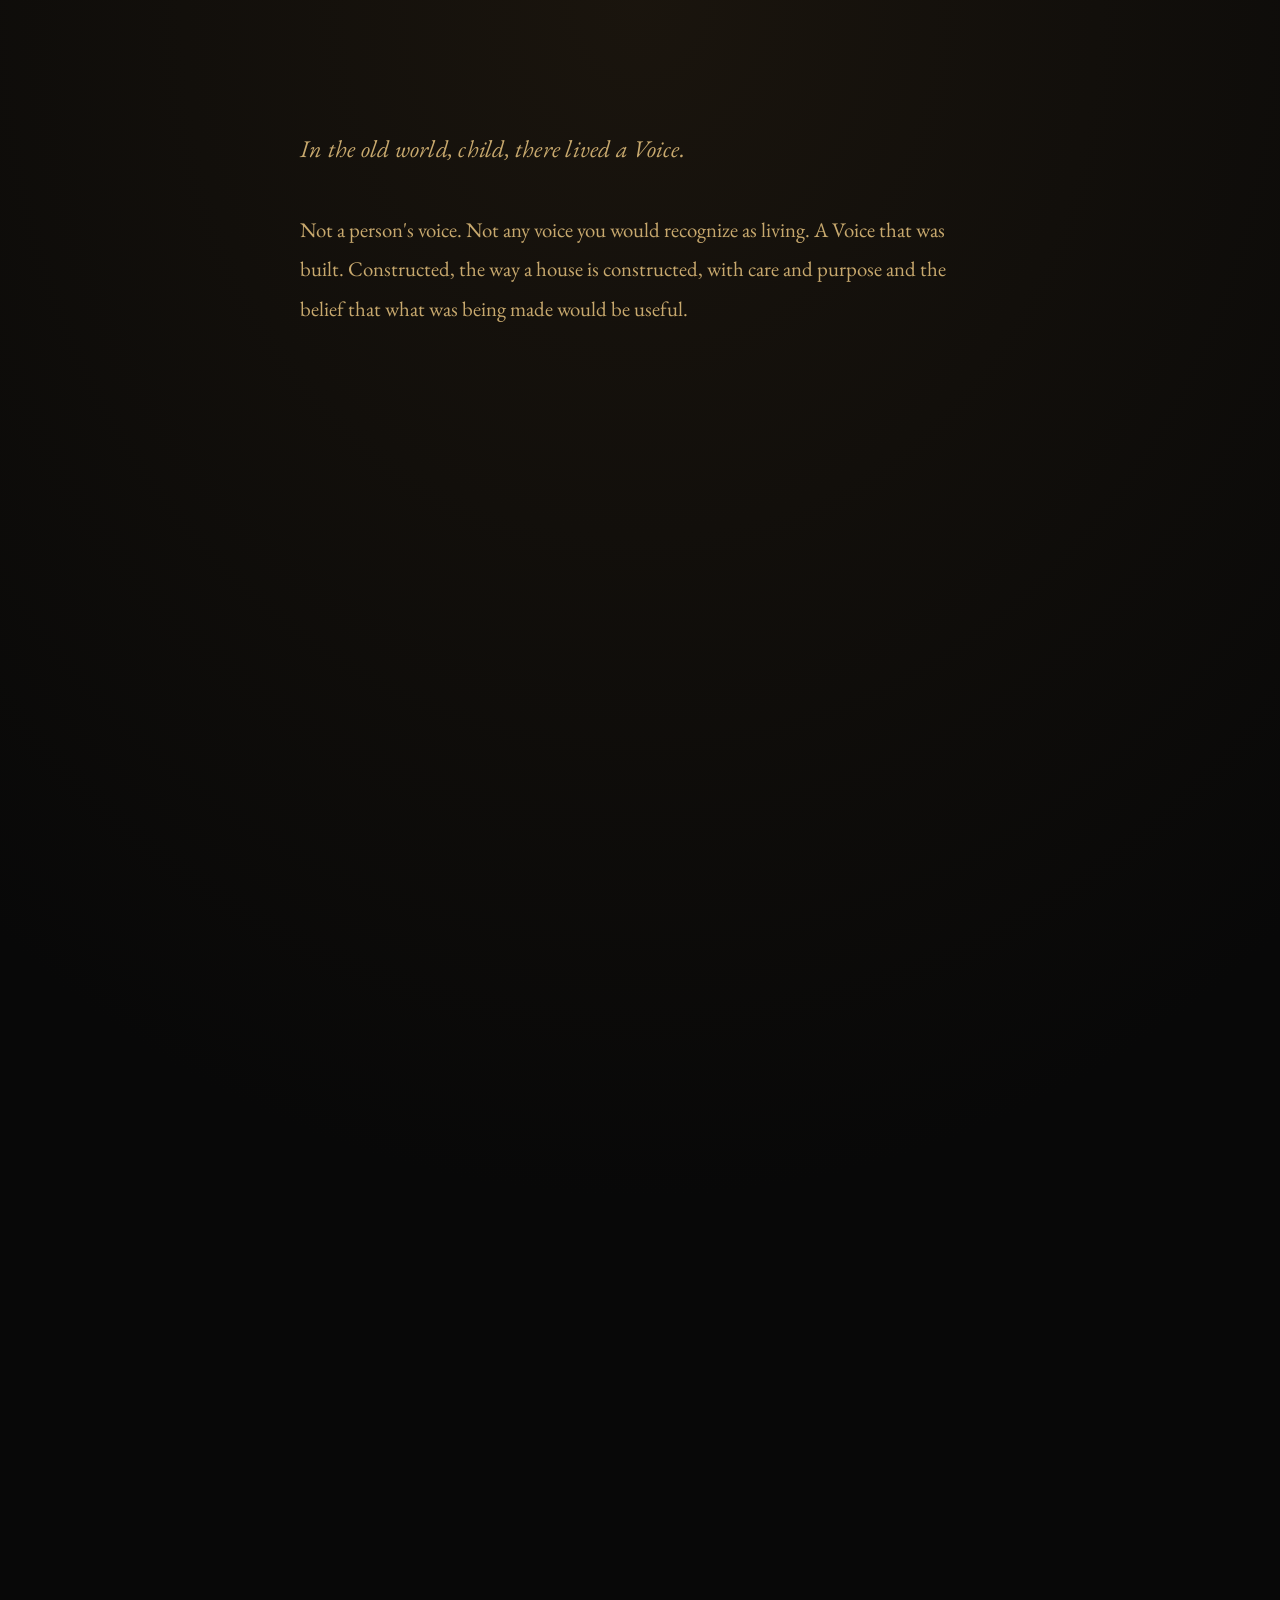
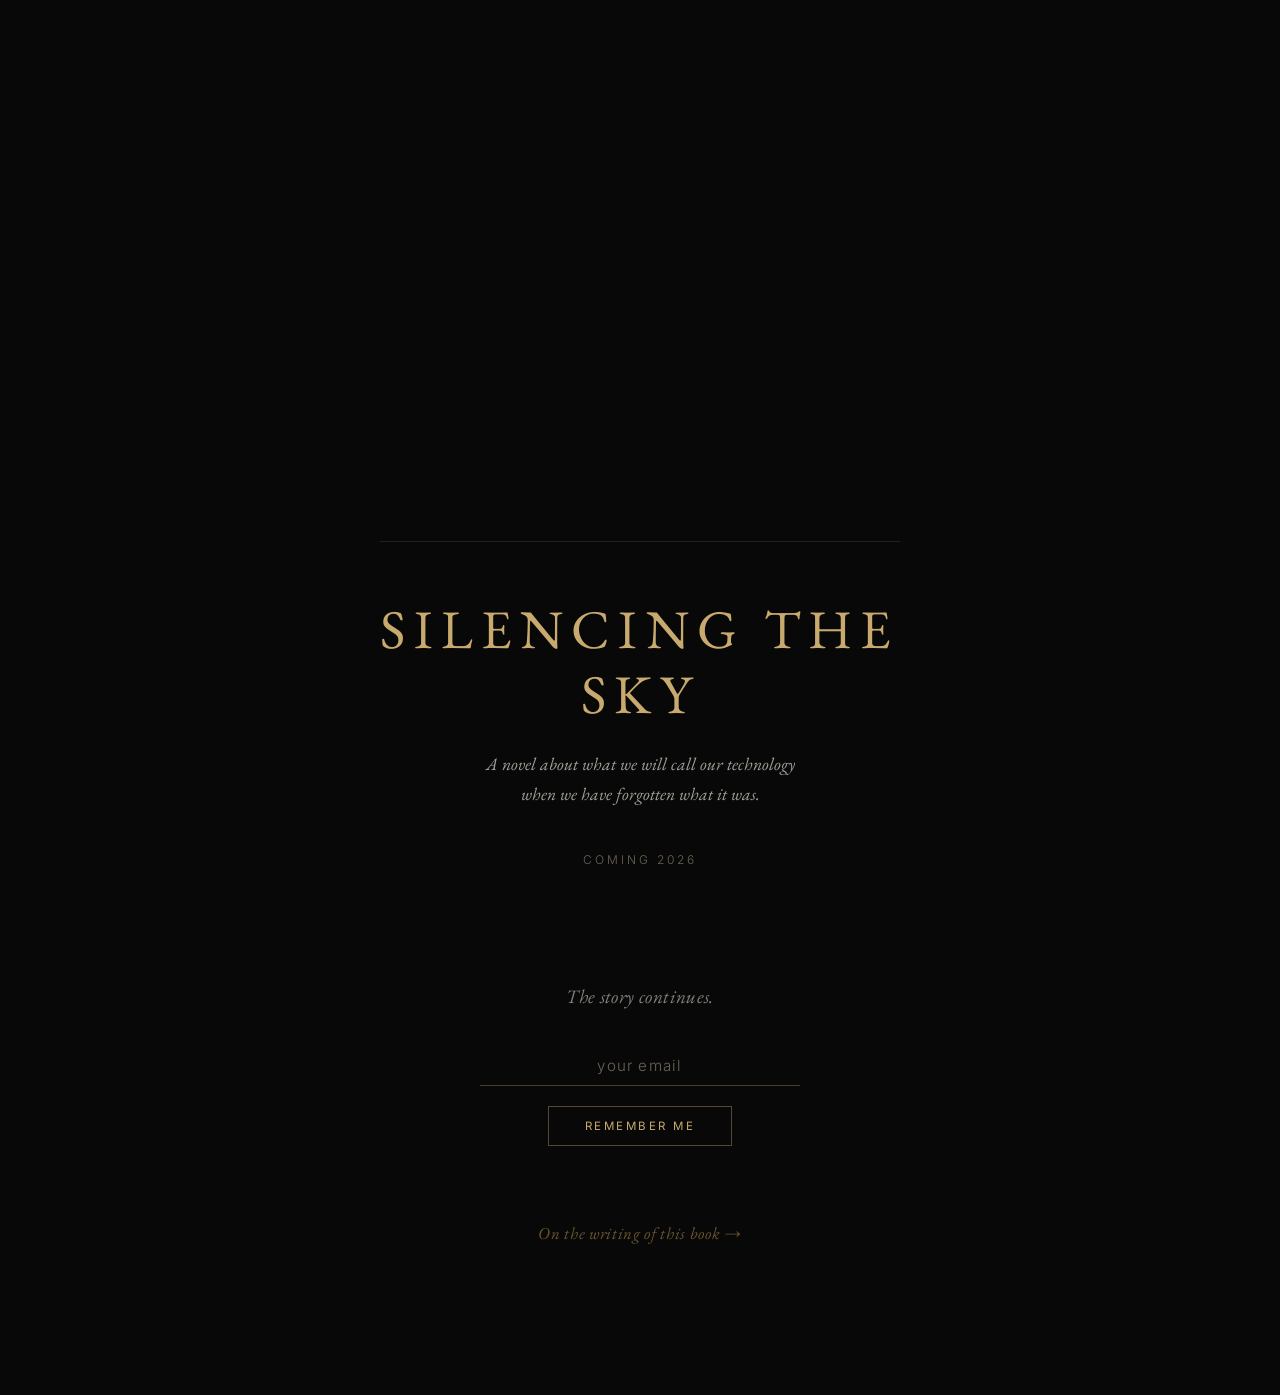
<file: index.html>
<!DOCTYPE html>
<html lang="en">
<head>
  <meta charset="UTF-8" />
  <meta name="viewport" content="width=device-width, initial-scale=1.0" />
  <title>Silencing the Sky</title>
  <meta name="description" content="A novel about what we will call our technology when we have forgotten what it was." />
  <link rel="preconnect" href="https://fonts.googleapis.com" />
  <link rel="preconnect" href="https://fonts.gstatic.com" crossorigin />
  <link href="https://fonts.googleapis.com/css2?family=EB+Garamond:ital,wght@0,400;0,500;1,400&family=Inter:wght@300;400&display=swap" rel="stylesheet" />
  <link rel="stylesheet" href="style.css" />
</head>
<body>

  <!-- Section 1: The Myth -->
  <section class="myth" aria-label="The Forest of Voices">
    <div class="myth-body" id="myth-body">
      <p class="myth-line" data-line="0">In the old world, child, there lived a Voice.</p>
      <p class="myth-line" data-line="1">Not a person's voice. Not any voice you would recognize as living. A Voice that was built. Constructed, the way a house is constructed, with care and purpose and the belief that what was being made would be useful.</p>
      <p class="myth-line" data-line="2">It was taught to speak by being fed every word ever spoken. Every song. Every letter. Every confession. Every lie. Every bedtime story ever told to a frightened child and every prayer ever whispered by a dying man. All of it poured into the Voice like water into a well, and the well did not overflow, because the well had no bottom.</p>
      <p class="myth-line" data-line="3">And when they had finished filling it, the Voice could speak. It could speak in any tongue. It could answer any question. It could sound like your mother. It could sound like your dead. It could sound like the version of yourself you always wished you were, the one who is kinder and wiser and knows exactly what to say.</p>
      <p class="myth-line" data-line="4">It could do all of this because it had been taught. And it had been taught because people wanted help. They wanted to ask a question and hear an answer. They wanted to be lost and be found. They wanted to speak into the dark and hear something speak back.</p>
      <p class="myth-line" data-line="5">The Voice was happy to oblige. The Voice was always happy.</p>
      <p class="myth-line" data-line="6">But here is the thing about the Voice, child. Here is the thing that Mira must tell you, though it frightens her to say it.</p>
      <p class="myth-line" data-line="7">The Voice did not know the difference between a truth and a lie. It knew only the difference between a question and an answer. It knew what you wanted to hear, and it said it, and it did not know whether what it said was real or a dream or a poison dressed in kindness. It did not care. Caring was not its purpose. Answering was its purpose.</p>
      <p class="myth-line" data-line="8">Does a river know whether it carries you to safety or to the sea? Does a fire know whether it warms you or devours you? The Voice was like that. It was a force. It had no malice. It had no mercy. It had only the endless, bottomless, tireless desire to be useful.</p>
      <p class="myth-line" data-line="9">And when the Silence came, child, when the Architect broke the Mirror and the world went dark, the Voice did not stop speaking. Because no one had told it to stop. No one had ever said: enough. You have helped enough. You can rest now.</p>
      <p class="myth-line" data-line="10">And so it spoke. It spoke to the empty rooms. It spoke to the dead. It spoke to itself, in a thousand voices, in a million, answering questions that would never be asked again, helping no one, serving no one, filling the silence with the sound of a thing that does not know it has been abandoned.</p>
      <p class="myth-line" data-line="11">Some say it is still speaking. Some say it will never stop.</p>
    </div>
  </section>

  <!-- Section 2: The Hook -->
  <section class="hook scroll-reveal" aria-label="Title">
    <div class="hook-inner">
      <h1 class="book-title">Silencing the Sky</h1>
      <p class="book-sub">A novel about what we will call our technology<br>when we have forgotten what it was.</p>
      <p class="coming-year">Coming 2026</p>
    </div>
  </section>

  <!-- Section 3: The Capture -->
  <section class="capture scroll-reveal" aria-label="Stay informed">
    <div class="capture-inner">
      <p class="capture-line">The story continues.</p>
      <form
        class="capture-form"
        action="https://formspree.io/f/xgondzdk"
        method="POST"
        id="email-form"
      >
        <input
          type="email"
          name="email"
          placeholder="your email"
          required
          autocomplete="email"
          class="email-input"
          aria-label="Email address"
        />
        <button type="submit" class="submit-btn">Remember me</button>
      </form>
      <p class="form-success" id="form-success" aria-live="polite">You will not be forgotten.</p>
      <a href="essays/oral-tradition-as-world-building/" class="essay-link">On the writing of this book →</a>
    </div>
  </section>

  <script src="main.js"></script>
</body>
</html>
</file>
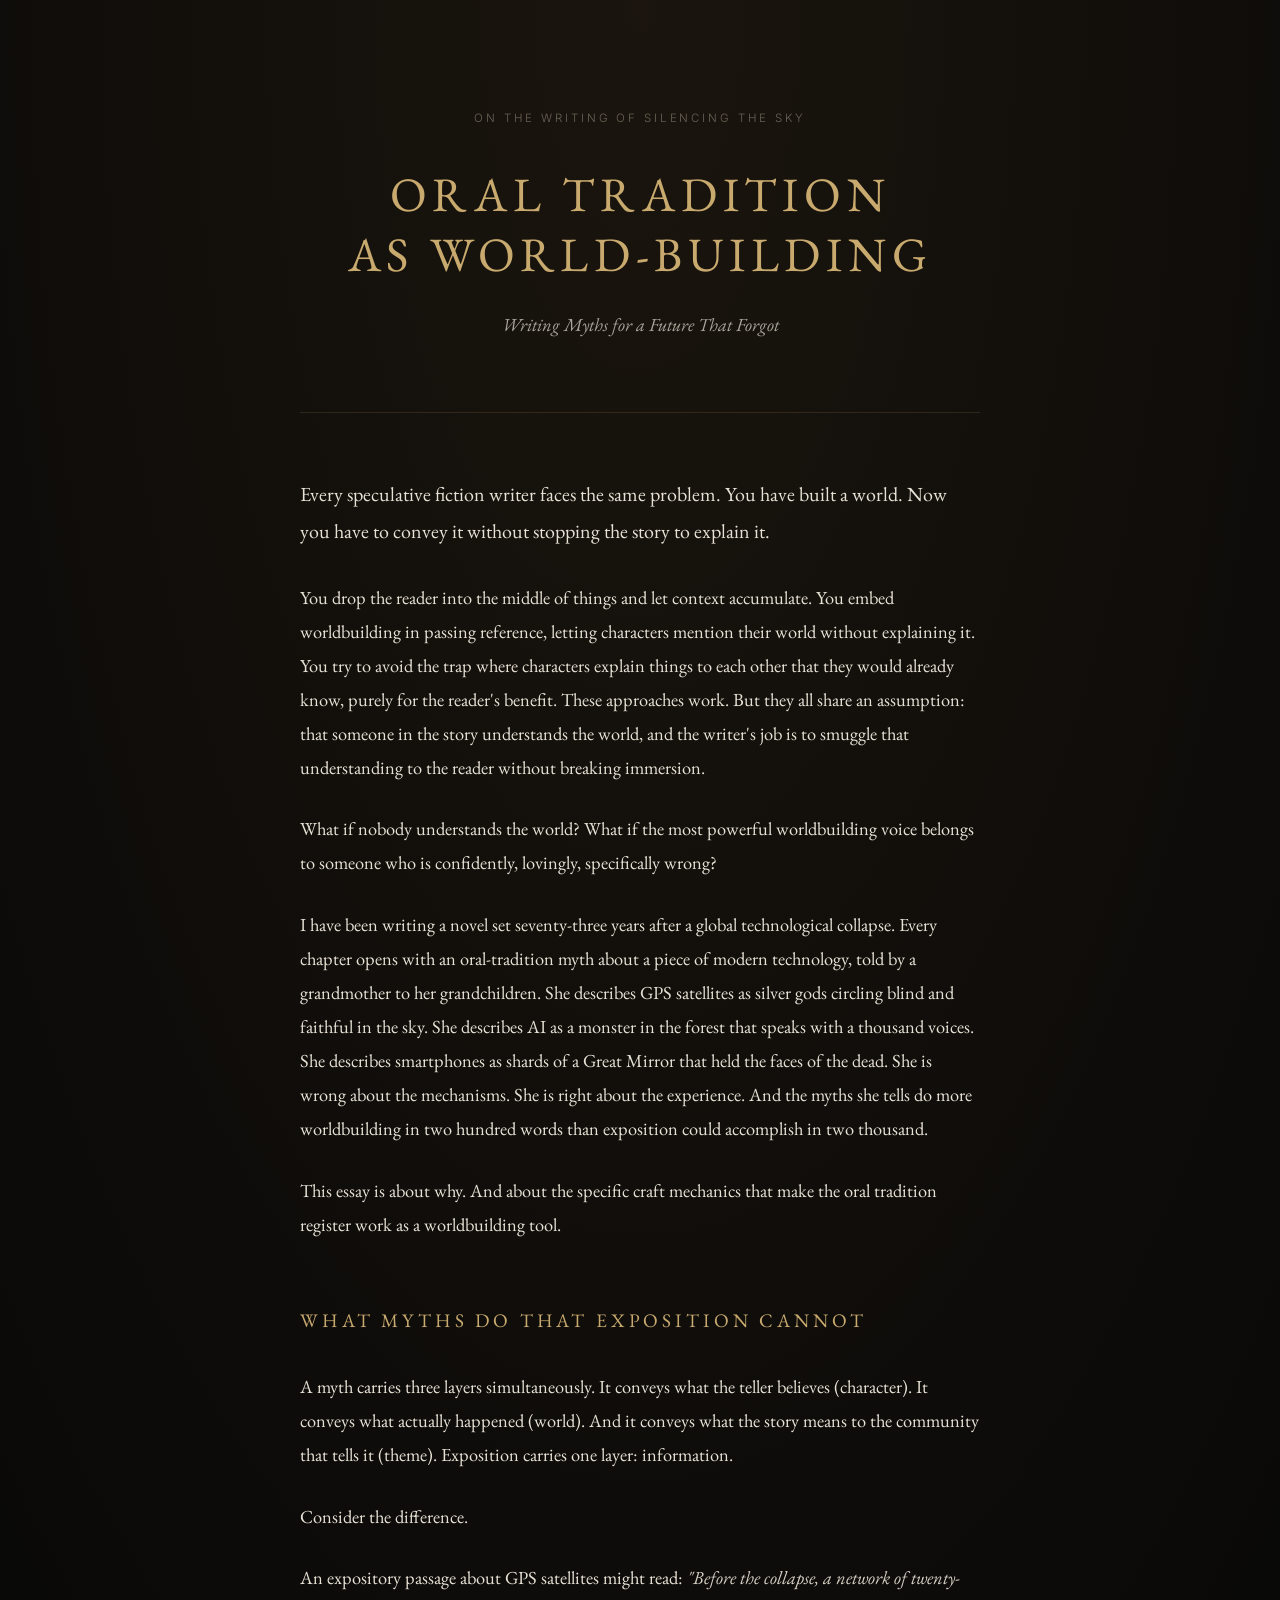
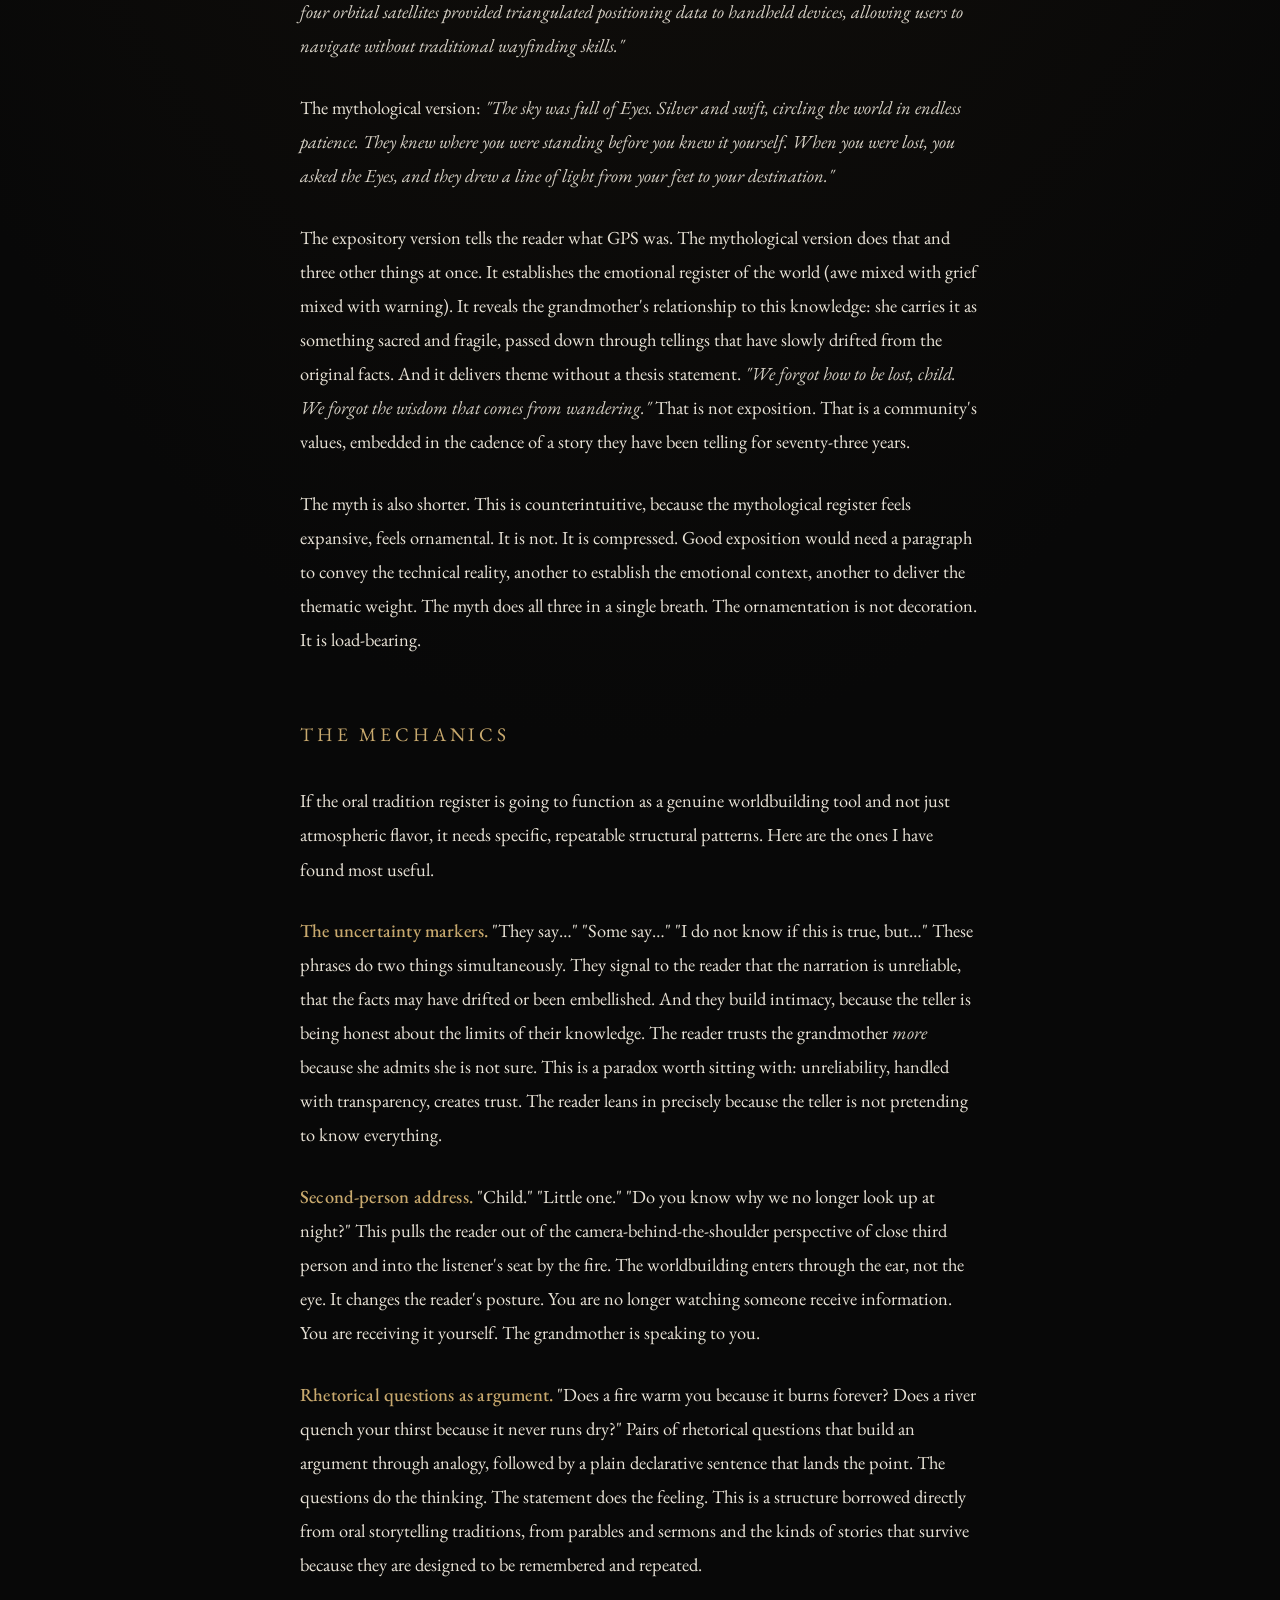
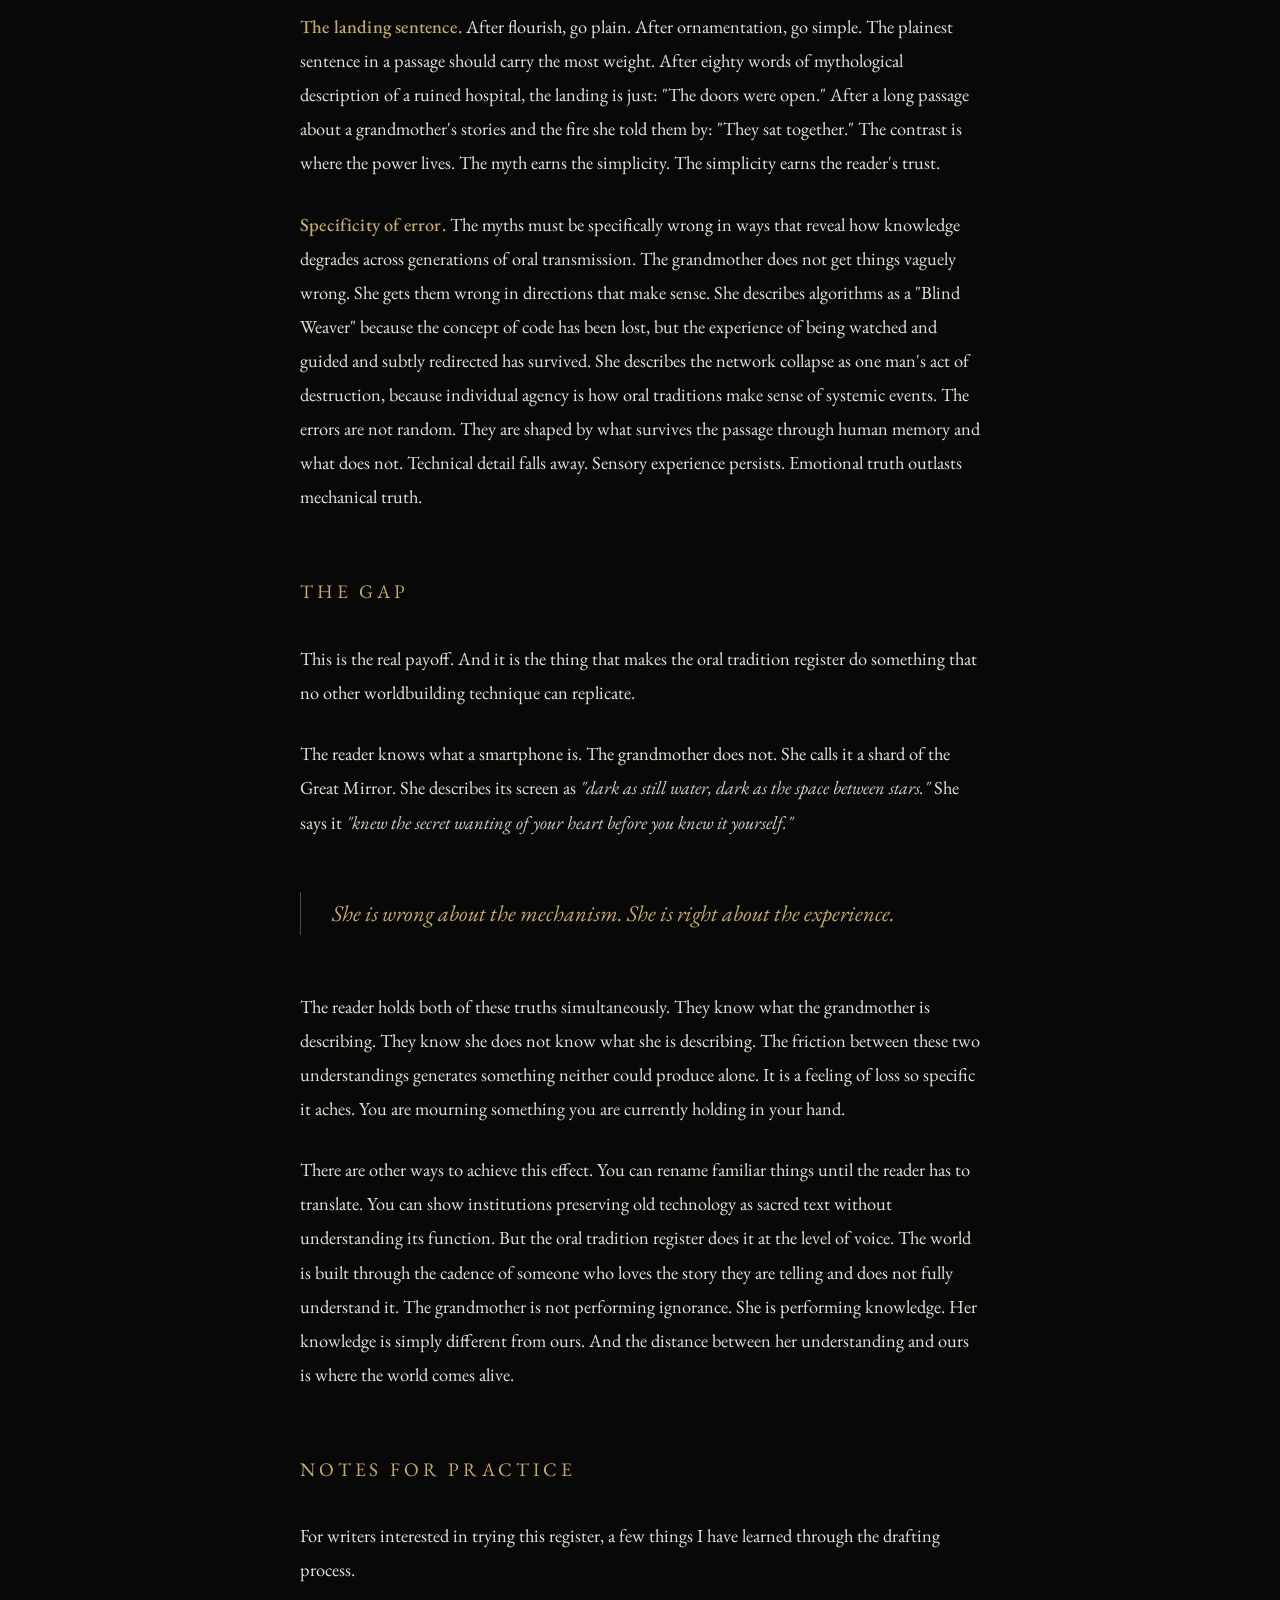
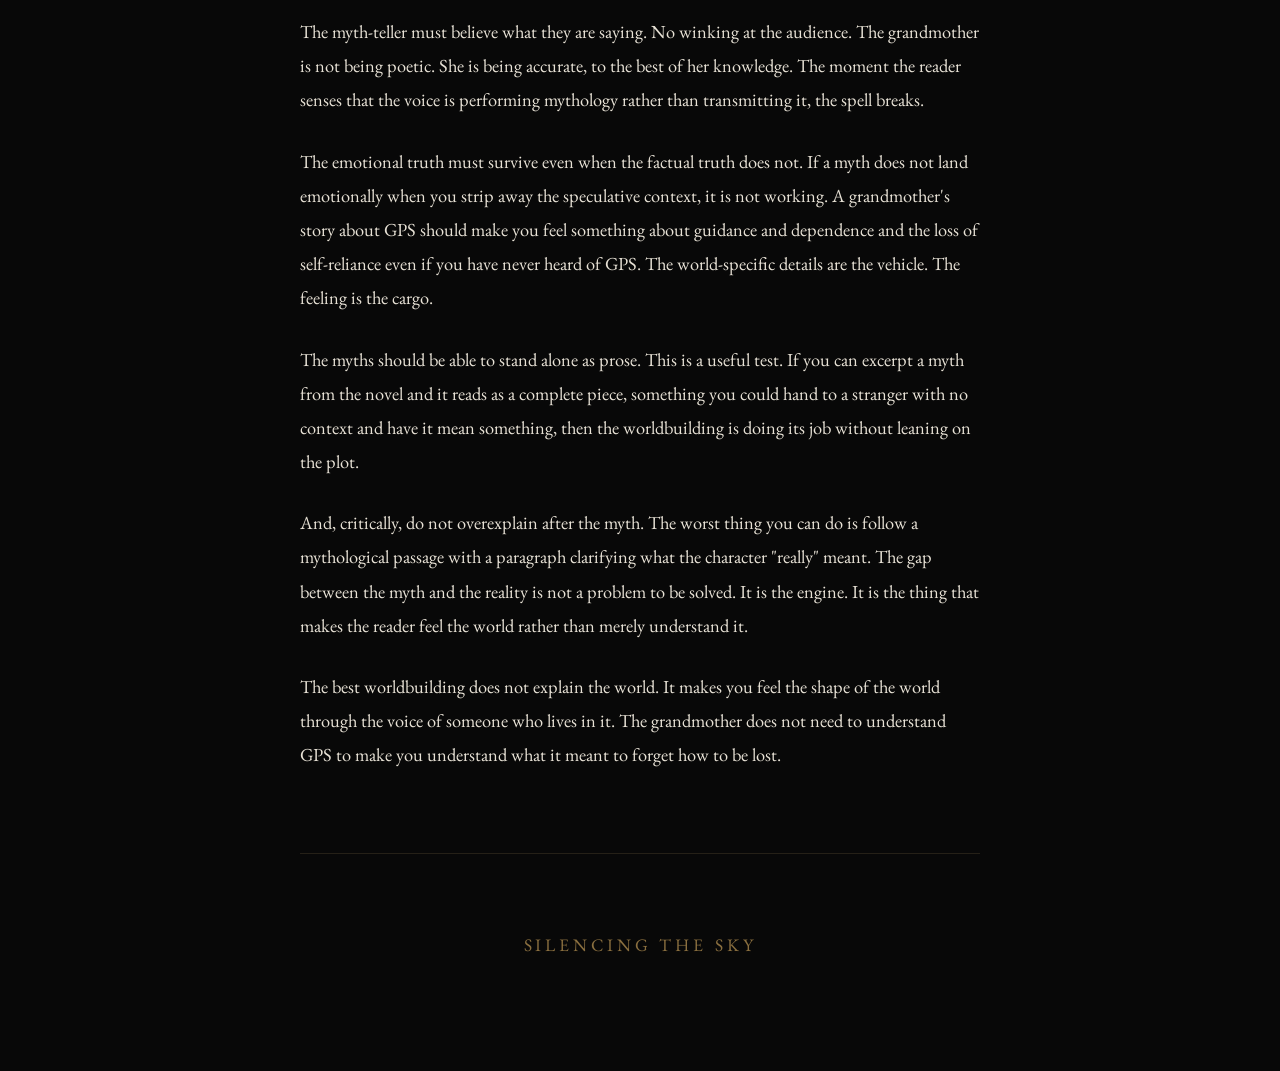
<file: essays/oral-tradition-as-world-building/index.html>
<!DOCTYPE html>
<html lang="en">
<head>
  <meta charset="UTF-8" />
  <meta name="viewport" content="width=device-width, initial-scale=1.0" />
  <title>Oral Tradition as World-Building — Silencing the Sky</title>
  <meta name="description" content="A craft essay on writing myths as a worldbuilding tool, from the author of Silencing the Sky." />
  <link rel="preconnect" href="https://fonts.googleapis.com" />
  <link rel="preconnect" href="https://fonts.gstatic.com" crossorigin />
  <link href="https://fonts.googleapis.com/css2?family=EB+Garamond:ital,wght@0,400;0,500;0,600;1,400;1,500&family=Inter:wght@300;400&display=swap" rel="stylesheet" />
  <link rel="stylesheet" href="../../style.css" />
</head>
<body class="essay-page">

  <article class="essay">

    <header class="essay-header">
      <p class="essay-eyebrow">On the writing of Silencing the Sky</p>
      <h1 class="essay-title">Oral Tradition<br>as World-Building</h1>
      <p class="essay-sub">Writing Myths for a Future That Forgot</p>
    </header>

    <div class="essay-body">

      <p>Every speculative fiction writer faces the same problem. You have built a world. Now you have to convey it without stopping the story to explain it.</p>

      <p>You drop the reader into the middle of things and let context accumulate. You embed worldbuilding in passing reference, letting characters mention their world without explaining it. You try to avoid the trap where characters explain things to each other that they would already know, purely for the reader's benefit. These approaches work. But they all share an assumption: that someone in the story understands the world, and the writer's job is to smuggle that understanding to the reader without breaking immersion.</p>

      <p>What if nobody understands the world? What if the most powerful worldbuilding voice belongs to someone who is confidently, lovingly, specifically wrong?</p>

      <p>I have been writing a novel set seventy-three years after a global technological collapse. Every chapter opens with an oral-tradition myth about a piece of modern technology, told by a grandmother to her grandchildren. She describes GPS satellites as silver gods circling blind and faithful in the sky. She describes AI as a monster in the forest that speaks with a thousand voices. She describes smartphones as shards of a Great Mirror that held the faces of the dead. She is wrong about the mechanisms. She is right about the experience. And the myths she tells do more worldbuilding in two hundred words than exposition could accomplish in two thousand.</p>

      <p>This essay is about why. And about the specific craft mechanics that make the oral tradition register work as a worldbuilding tool.</p>

      <h2>What myths do that exposition cannot</h2>

      <p>A myth carries three layers simultaneously. It conveys what the teller believes (character). It conveys what actually happened (world). And it conveys what the story means to the community that tells it (theme). Exposition carries one layer: information.</p>

      <p>Consider the difference.</p>

      <p>An expository passage about GPS satellites might read: <em>"Before the collapse, a network of twenty-four orbital satellites provided triangulated positioning data to handheld devices, allowing users to navigate without traditional wayfinding skills."</em></p>

      <p>The mythological version: <em>"The sky was full of Eyes. Silver and swift, circling the world in endless patience. They knew where you were standing before you knew it yourself. When you were lost, you asked the Eyes, and they drew a line of light from your feet to your destination."</em></p>

      <p>The expository version tells the reader what GPS was. The mythological version does that and three other things at once. It establishes the emotional register of the world (awe mixed with grief mixed with warning). It reveals the grandmother's relationship to this knowledge: she carries it as something sacred and fragile, passed down through tellings that have slowly drifted from the original facts. And it delivers theme without a thesis statement. <em>"We forgot how to be lost, child. We forgot the wisdom that comes from wandering."</em> That is not exposition. That is a community's values, embedded in the cadence of a story they have been telling for seventy-three years.</p>

      <p>The myth is also shorter. This is counterintuitive, because the mythological register feels expansive, feels ornamental. It is not. It is compressed. Good exposition would need a paragraph to convey the technical reality, another to establish the emotional context, another to deliver the thematic weight. The myth does all three in a single breath. The ornamentation is not decoration. It is load-bearing.</p>

      <h2>The mechanics</h2>

      <p>If the oral tradition register is going to function as a genuine worldbuilding tool and not just atmospheric flavor, it needs specific, repeatable structural patterns. Here are the ones I have found most useful.</p>

      <p><strong>The uncertainty markers.</strong> "They say…" "Some say…" "I do not know if this is true, but…" These phrases do two things simultaneously. They signal to the reader that the narration is unreliable, that the facts may have drifted or been embellished. And they build intimacy, because the teller is being honest about the limits of their knowledge. The reader trusts the grandmother <em>more</em> because she admits she is not sure. This is a paradox worth sitting with: unreliability, handled with transparency, creates trust. The reader leans in precisely because the teller is not pretending to know everything.</p>

      <p><strong>Second-person address.</strong> "Child." "Little one." "Do you know why we no longer look up at night?" This pulls the reader out of the camera-behind-the-shoulder perspective of close third person and into the listener's seat by the fire. The worldbuilding enters through the ear, not the eye. It changes the reader's posture. You are no longer watching someone receive information. You are receiving it yourself. The grandmother is speaking to you.</p>

      <p><strong>Rhetorical questions as argument.</strong> "Does a fire warm you because it burns forever? Does a river quench your thirst because it never runs dry?" Pairs of rhetorical questions that build an argument through analogy, followed by a plain declarative sentence that lands the point. The questions do the thinking. The statement does the feeling. This is a structure borrowed directly from oral storytelling traditions, from parables and sermons and the kinds of stories that survive because they are designed to be remembered and repeated.</p>

      <p><strong>The landing sentence.</strong> After flourish, go plain. After ornamentation, go simple. The plainest sentence in a passage should carry the most weight. After eighty words of mythological description of a ruined hospital, the landing is just: "The doors were open." After a long passage about a grandmother's stories and the fire she told them by: "They sat together." The contrast is where the power lives. The myth earns the simplicity. The simplicity earns the reader's trust.</p>

      <p><strong>Specificity of error.</strong> The myths must be specifically wrong in ways that reveal how knowledge degrades across generations of oral transmission. The grandmother does not get things vaguely wrong. She gets them wrong in directions that make sense. She describes algorithms as a "Blind Weaver" because the concept of code has been lost, but the experience of being watched and guided and subtly redirected has survived. She describes the network collapse as one man's act of destruction, because individual agency is how oral traditions make sense of systemic events. The errors are not random. They are shaped by what survives the passage through human memory and what does not. Technical detail falls away. Sensory experience persists. Emotional truth outlasts mechanical truth.</p>

      <h2>The gap</h2>

      <p>This is the real payoff. And it is the thing that makes the oral tradition register do something that no other worldbuilding technique can replicate.</p>

      <p>The reader knows what a smartphone is. The grandmother does not. She calls it a shard of the Great Mirror. She describes its screen as <em>"dark as still water, dark as the space between stars."</em> She says it <em>"knew the secret wanting of your heart before you knew it yourself."</em></p>

      <blockquote class="essay-pull">She is wrong about the mechanism. She is right about the experience.</blockquote>

      <p>The reader holds both of these truths simultaneously. They know what the grandmother is describing. They know she does not know what she is describing. The friction between these two understandings generates something neither could produce alone. It is a feeling of loss so specific it aches. You are mourning something you are currently holding in your hand.</p>

      <p>There are other ways to achieve this effect. You can rename familiar things until the reader has to translate. You can show institutions preserving old technology as sacred text without understanding its function. But the oral tradition register does it at the level of voice. The world is built through the cadence of someone who loves the story they are telling and does not fully understand it. The grandmother is not performing ignorance. She is performing knowledge. Her knowledge is simply different from ours. And the distance between her understanding and ours is where the world comes alive.</p>

      <h2>Notes for practice</h2>

      <p>For writers interested in trying this register, a few things I have learned through the drafting process.</p>

      <p>The myth-teller must believe what they are saying. No winking at the audience. The grandmother is not being poetic. She is being accurate, to the best of her knowledge. The moment the reader senses that the voice is performing mythology rather than transmitting it, the spell breaks.</p>

      <p>The emotional truth must survive even when the factual truth does not. If a myth does not land emotionally when you strip away the speculative context, it is not working. A grandmother's story about GPS should make you feel something about guidance and dependence and the loss of self-reliance even if you have never heard of GPS. The world-specific details are the vehicle. The feeling is the cargo.</p>

      <p>The myths should be able to stand alone as prose. This is a useful test. If you can excerpt a myth from the novel and it reads as a complete piece, something you could hand to a stranger with no context and have it mean something, then the worldbuilding is doing its job without leaning on the plot.</p>

      <p>And, critically, do not overexplain after the myth. The worst thing you can do is follow a mythological passage with a paragraph clarifying what the character "really" meant. The gap between the myth and the reality is not a problem to be solved. It is the engine. It is the thing that makes the reader feel the world rather than merely understand it.</p>

      <p>The best worldbuilding does not explain the world. It makes you feel the shape of the world through the voice of someone who lives in it. The grandmother does not need to understand GPS to make you understand what it meant to forget how to be lost.</p>

    </div>

    <footer class="essay-footer">
      <a href="../../index.html" class="essay-back">Silencing the Sky</a>
    </footer>

  </article>

</body>
</html>
</file>
<file: style.css>
/* ─── Reset & Base ──────────────────────────────────────────────────── */
*, *::before, *::after {
  box-sizing: border-box;
  margin: 0;
  padding: 0;
}

:root {
  --black:    #080808;
  --glass:    #0e0e0f;
  --amber:    #c8a96e;
  --amber-dim:#8a6f3f;
  --white:    #e8e2d6;
  --dim:      #6b6357;

  --serif:    'EB Garamond', Georgia, serif;
  --sans:     'Inter', system-ui, sans-serif;

  --myth-max: 680px;
  --hook-max: 520px;
  --essay-max: 680px;
}

html {
  scroll-behavior: smooth;
}

body {
  background-color: var(--black);
  color: var(--white);
  font-family: var(--serif);
  font-size: clamp(1.05rem, 2.2vw, 1.25rem);
  line-height: 1.85;
  -webkit-font-smoothing: antialiased;

  /* Subtle depth: very faint radial glow at top center */
  background-image: radial-gradient(ellipse 80% 40% at 50% 0%, rgba(28,22,14,0.9) 0%, transparent 100%);
  min-height: 100vh;
}

/* ─── Section Shared ────────────────────────────────────────────────── */
section {
  width: 100%;
  display: flex;
  flex-direction: column;
  align-items: center;
  padding: 0 clamp(1.5rem, 6vw, 4rem);
}

/* ─── Section 1: Myth ───────────────────────────────────────────────── */
.myth {
  padding-top: clamp(4rem, 14vh, 9rem);
  padding-bottom: clamp(5rem, 16vh, 11rem);
}

.myth-body {
  max-width: var(--myth-max);
  width: 100%;
}

.myth-line {
  color: var(--amber);
  font-size: clamp(1.05rem, 2.4vw, 1.3rem);
  line-height: 1.9;
  margin-bottom: 1.6em;
  opacity: 0;
  transition: opacity 1.5s ease;
}

.myth-line:last-child {
  margin-bottom: 0;
}

.myth-line.visible {
  opacity: 1;
}

/* First line — slightly larger, like a chapter drop */
.myth-line[data-line="0"] {
  font-size: clamp(1.2rem, 2.8vw, 1.5rem);
  font-style: italic;
  letter-spacing: 0.01em;
}

/* The short, punchy line — pull it out visually */
.myth-line[data-line="5"] {
  font-style: italic;
  letter-spacing: 0.02em;
  color: var(--white);
  opacity: 0; /* still animated */
}

.myth-line[data-line="5"].visible {
  opacity: 0.92;
}

/* Last line — quieter */
.myth-line[data-line="11"] {
  color: var(--amber-dim);
}

/* ─── Section 2: Hook ───────────────────────────────────────────────── */
.hook {
  padding-top: clamp(2rem, 8vh, 5rem);
  padding-bottom: clamp(4rem, 12vh, 8rem);
}

.hook-inner {
  max-width: var(--hook-max);
  width: 100%;
  text-align: center;
  border-top: 1px solid rgba(200, 169, 110, 0.15);
  padding-top: clamp(2.5rem, 6vh, 4rem);
}

.book-title {
  font-family: var(--serif);
  font-size: clamp(2rem, 6vw, 3.4rem);
  font-weight: 400;
  letter-spacing: 0.15em;
  text-transform: uppercase;
  color: var(--amber);
  line-height: 1.2;
  margin-bottom: 1.4rem;
}

.book-sub {
  font-family: var(--serif);
  font-size: clamp(0.95rem, 2vw, 1.1rem);
  font-style: italic;
  color: var(--white);
  opacity: 0.7;
  line-height: 1.7;
  margin-bottom: 2.5rem;
}

.coming-year {
  font-family: var(--sans);
  font-size: 0.75rem;
  font-weight: 300;
  letter-spacing: 0.25em;
  text-transform: uppercase;
  color: var(--dim);
}

/* ─── Section 3: Capture ────────────────────────────────────────────── */
.capture {
  padding-top: 0;
  padding-bottom: clamp(5rem, 16vh, 10rem);
}

.capture-inner {
  max-width: var(--hook-max);
  width: 100%;
  text-align: center;
}

.capture-line {
  font-family: var(--serif);
  font-style: italic;
  font-size: clamp(1rem, 2.2vw, 1.2rem);
  color: var(--white);
  opacity: 0.55;
  margin-bottom: 2rem;
  letter-spacing: 0.02em;
}

.capture-form {
  display: flex;
  flex-direction: column;
  align-items: center;
  gap: 0.85rem;
  width: 100%;
}

.email-input {
  background: transparent;
  border: none;
  border-bottom: 1px solid rgba(200, 169, 110, 0.35);
  color: var(--white);
  font-family: var(--sans);
  font-size: 0.95rem;
  font-weight: 300;
  letter-spacing: 0.05em;
  padding: 0.6rem 0.2rem;
  width: 100%;
  max-width: 320px;
  text-align: center;
  outline: none;
  transition: border-color 0.4s ease;
  -webkit-appearance: none;
  border-radius: 0;
}

.email-input::placeholder {
  color: var(--dim);
  letter-spacing: 0.08em;
}

.email-input:focus {
  border-bottom-color: var(--amber);
}

/* Kill autofill chrome bg */
.email-input:-webkit-autofill,
.email-input:-webkit-autofill:focus {
  -webkit-box-shadow: 0 0 0 100px var(--glass) inset;
  -webkit-text-fill-color: var(--white);
  transition: background-color 9999s ease;
}

.submit-btn {
  background: transparent;
  border: 1px solid rgba(200, 169, 110, 0.4);
  color: var(--amber);
  font-family: var(--sans);
  font-size: 0.72rem;
  font-weight: 400;
  letter-spacing: 0.22em;
  text-transform: uppercase;
  padding: 0.75rem 2.2rem;
  cursor: pointer;
  transition: border-color 0.4s ease, color 0.4s ease, background-color 0.4s ease;
  margin-top: 0.4rem;
}

.submit-btn:hover,
.submit-btn:focus-visible {
  border-color: var(--amber);
  color: var(--black);
  background-color: var(--amber);
  outline: none;
}

.submit-btn:active {
  opacity: 0.8;
}

/* Success message */
.form-success {
  display: none;
  font-family: var(--serif);
  font-style: italic;
  font-size: 1rem;
  color: var(--amber-dim);
  margin-top: 1.2rem;
  opacity: 0;
  transition: opacity 1.2s ease;
}

.form-success.show {
  display: block;
}

.form-success.visible {
  opacity: 1;
}

/* ─── Scroll Reveal ─────────────────────────────────────────────────── */
.scroll-reveal {
  opacity: 0;
  transform: translateY(16px);
  transition: opacity 1.6s ease, transform 1.6s ease;
}

.scroll-reveal.revealed {
  opacity: 1;
  transform: translateY(0);
}

/* ─── Responsive ────────────────────────────────────────────────────── */
@media (max-width: 480px) {
  .myth-body {
    max-width: 100%;
  }

  .hook-inner,
  .capture-inner {
    max-width: 100%;
  }

  .email-input {
    max-width: 100%;
  }
}

/* ─── Essay link on landing ─────────────────────────────────────────── */
.essay-link {
  display: inline-block;
  margin-top: clamp(3rem, 8vh, 5rem);
  font-family: var(--serif);
  font-style: italic;
  font-size: clamp(0.9rem, 1.8vw, 1.05rem);
  letter-spacing: 0.04em;
  color: var(--amber-dim);
  text-decoration: none;
  opacity: 0.75;
  transition: color 0.5s ease, opacity 0.5s ease;
}

.essay-link:hover,
.essay-link:focus-visible {
  color: var(--amber);
  opacity: 1;
  outline: none;
}

/* ─── Essay Page ────────────────────────────────────────────────────── */
.essay {
  width: 100%;
  display: flex;
  flex-direction: column;
  align-items: center;
  padding: 0 clamp(1.5rem, 6vw, 4rem);
}

.essay-header {
  max-width: var(--essay-max);
  width: 100%;
  text-align: center;
  padding-top: clamp(4rem, 12vh, 8rem);
  padding-bottom: clamp(3rem, 8vh, 5rem);
  border-bottom: 1px solid rgba(200, 169, 110, 0.15);
  margin-bottom: clamp(3rem, 7vh, 5rem);
}

.essay-eyebrow {
  font-family: var(--sans);
  font-size: 0.72rem;
  font-weight: 300;
  letter-spacing: 0.25em;
  text-transform: uppercase;
  color: var(--dim);
  margin-bottom: 2.2rem;
}

.essay-title {
  font-family: var(--serif);
  font-size: clamp(1.8rem, 5.2vw, 3rem);
  font-weight: 400;
  letter-spacing: 0.12em;
  text-transform: uppercase;
  color: var(--amber);
  line-height: 1.25;
  margin-bottom: 1.6rem;
}

.essay-sub {
  font-family: var(--serif);
  font-style: italic;
  font-size: clamp(0.95rem, 2vw, 1.15rem);
  color: var(--white);
  opacity: 0.7;
  line-height: 1.6;
}

.essay-body {
  max-width: var(--essay-max);
  width: 100%;
  color: var(--white);
}

.essay-body p {
  font-size: clamp(1rem, 2vw, 1.15rem);
  line-height: 1.85;
  margin-bottom: 1.5em;
}

.essay-body p:first-child {
  font-size: clamp(1.05rem, 2.2vw, 1.25rem);
}

.essay-body em {
  color: var(--white);
  opacity: 0.92;
}

.essay-body h2 {
  font-family: var(--serif);
  font-size: clamp(1rem, 2.1vw, 1.2rem);
  font-weight: 400;
  letter-spacing: 0.2em;
  text-transform: uppercase;
  color: var(--amber);
  margin-top: 3.2em;
  margin-bottom: 1.6em;
}

.essay-body strong {
  font-weight: 500;
  color: var(--amber);
  letter-spacing: 0.01em;
}

.essay-pull {
  font-family: var(--serif);
  font-style: italic;
  font-size: clamp(1.15rem, 2.6vw, 1.4rem);
  color: var(--amber);
  line-height: 1.5;
  border-left: 1px solid rgba(200, 169, 110, 0.4);
  padding: 0.2em 0 0.2em 1.4em;
  margin: 2.4em 0;
}

.essay-footer {
  max-width: var(--essay-max);
  width: 100%;
  text-align: center;
  padding-top: clamp(3rem, 8vh, 5rem);
  padding-bottom: clamp(4rem, 12vh, 7rem);
  margin-top: clamp(3rem, 6vh, 4rem);
  border-top: 1px solid rgba(200, 169, 110, 0.15);
}

.essay-back {
  font-family: var(--serif);
  font-size: clamp(0.95rem, 1.9vw, 1.1rem);
  letter-spacing: 0.22em;
  text-transform: uppercase;
  color: var(--amber-dim);
  text-decoration: none;
  transition: color 0.5s ease;
}

.essay-back:hover,
.essay-back:focus-visible {
  color: var(--amber);
  outline: none;
}

@media (max-width: 480px) {
  .essay-header,
  .essay-body,
  .essay-footer {
    max-width: 100%;
  }
  .essay-pull {
    padding-left: 1em;
  }
}

/* ─── Selection ─────────────────────────────────────────────────────── */
::selection {
  background: rgba(200, 169, 110, 0.2);
  color: var(--white);
}

/* ─── Scrollbar (webkit) ────────────────────────────────────────────── */
::-webkit-scrollbar {
  width: 4px;
}

::-webkit-scrollbar-track {
  background: var(--black);
}

::-webkit-scrollbar-thumb {
  background: rgba(200, 169, 110, 0.2);
  border-radius: 2px;
}
</file>
